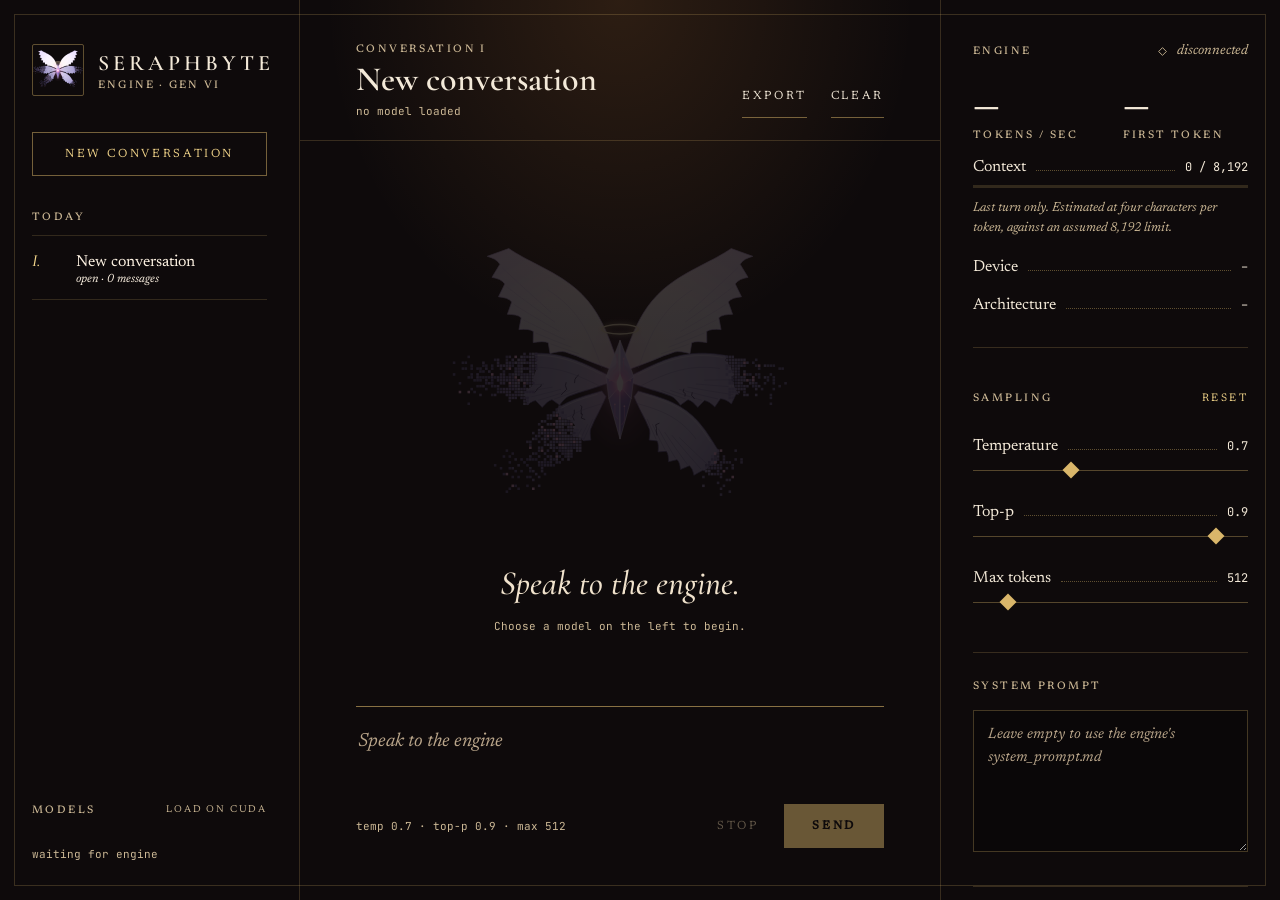
<file: ui/index.html>
<!doctype html>
<html lang="en">
<head>
<meta charset="utf-8">
<meta name="viewport" content="width=device-width, initial-scale=1">
<title>SeraphByte</title>
<link rel="icon" href="logo.svg" type="image/svg+xml">
<link rel="stylesheet" href="theme.css">
<script src="vendor/marked.min.js" defer></script>
<script src="vendor/purify.min.js" defer></script>
<script src="app.js" defer></script>
</head>
<body>
<div class="frame" aria-hidden="true"></div>

<div class="app">

  <!-- Index -->
  <aside class="index" aria-label="Conversations">
    <div class="brand">
      <img class="brand-mark" src="logo.svg" alt="SeraphByte logo" width="52" height="52">
      <div class="brand-text">
        <span class="brand-name">Seraphbyte</span>
        <span class="label">Engine · Gen VI</span>
      </div>
    </div>

    <button type="button" class="btn-outline" id="new-chat">New conversation</button>

    <nav class="sessions" id="sessions" aria-label="Conversation list"></nav>

    <div class="model-block">
      <div class="model-head">
        <span class="label">Models</span>
        <button type="button" class="btn-mini device-toggle" id="device-toggle" aria-label="Device to load models on">Load on CUDA</button>
      </div>
      <div class="model-list" id="model-list" role="list"></div>
      <span class="mono small muted model-status" id="model-status" role="status">waiting for engine</span>
    </div>
  </aside>

  <!-- Chat -->
  <main class="chat">
    <div class="glow" aria-hidden="true"></div>

    <header class="chat-head">
      <div class="chat-title">
        <span class="label" id="conv-label">Conversation I</span>
        <h1 id="conv-title">New conversation</h1>
        <span class="mono small muted" id="conv-sub">ws://127.0.0.1:8543</span>
      </div>
      <div class="chat-actions">
        <button type="button" class="btn-text" id="export-btn">Export</button>
        <button type="button" class="btn-text" id="clear-btn">Clear</button>
      </div>
    </header>

    <div class="log-wrap">
      <img class="watermark" src="logo.svg" alt="" aria-hidden="true">
      <div class="log" id="log" role="log" aria-label="Conversation" aria-live="off"></div>
      <div class="empty" id="empty">
        <img src="logo.svg" alt="" aria-hidden="true">
        <p>Speak to the engine.</p>
        <span class="mono small muted">Each message is answered on its own. The model does not see earlier turns yet.</span>
      </div>
    </div>

    <form class="composer" id="composer" autocomplete="off">
      <label for="input" class="sr-only">Message SeraphByte</label>
      <textarea id="input" rows="2" placeholder="Speak to the engine"></textarea>
      <div class="composer-row">
        <span class="mono small muted" id="param-line">temp 0.7 · top-p 0.9 · max 512</span>
        <div class="composer-buttons">
          <button type="button" class="btn-quiet" id="stop-btn" disabled>Stop</button>
          <button type="submit" class="btn-solid" id="send-btn" disabled>Send</button>
        </div>
      </div>
    </form>
  </main>

  <!-- Engine ledger -->
  <aside class="ledger" aria-label="Engine">
    <section class="ledger-section">
      <div class="ledger-head">
        <h2 class="label">Engine</h2>
        <span class="status" id="status" role="status">
          <svg class="diamond" width="9" height="9" viewBox="0 0 10 10" aria-hidden="true"><path d="M5 .7l4.3 4.3-4.3 4.3-4.3-4.3z"/></svg>
          <span id="status-text">connecting</span>
        </span>
      </div>

      <div class="numerals">
        <div class="numeral">
          <span class="big" id="tps">–</span>
          <span class="label">tokens / sec</span>
        </div>
        <div class="numeral">
          <span class="big"><span id="ttft">–</span><span class="unit"> s</span></span>
          <span class="label">first token</span>
        </div>
      </div>

      <div class="rows">
        <div class="row-bar">
          <div class="row"><span>Context</span><span class="leader"></span><span class="mono" id="ctx-val">0 / 8,192</span></div>
          <div class="bar"><div class="bar-fill" id="ctx-fill"></div></div>
          <span class="note" id="ctx-note">Last turn only. Estimated until the engine reports a count.</span>
        </div>
        <div class="row"><span>Device</span><span class="leader"></span><span class="mono" id="dev-val">–</span></div>
        <div class="row"><span>Architecture</span><span class="leader"></span><span class="mono" id="arch-val">–</span></div>
      </div>
    </section>

    <section class="ledger-section ruled">
      <div class="ledger-head">
        <h2 class="label">Sampling</h2>
        <button type="button" class="btn-mini" id="sampling-reset">Reset</button>
      </div>
      <div class="slider">
        <label for="temp" class="row"><span>Temperature</span><span class="leader"></span><span class="mono" id="temp-val">0.7</span></label>
        <input id="temp" type="range" min="0" max="2" step="0.05" value="0.7">
      </div>
      <div class="slider">
        <label for="topp" class="row"><span>Top-p</span><span class="leader"></span><span class="mono" id="topp-val">0.9</span></label>
        <input id="topp" type="range" min="0" max="1" step="0.05" value="0.9">
      </div>
      <div class="slider">
        <label for="maxtok" class="row"><span>Max tokens</span><span class="leader"></span><span class="mono" id="maxtok-val">512</span></label>
        <input id="maxtok" type="range" min="64" max="4096" step="64" value="512">
      </div>
      <p class="note warn-note" id="sampling-warn" hidden></p>
    </section>

    <section class="ledger-section ruled">
      <label for="sysprompt"><h2 class="label">System prompt</h2></label>
      <textarea id="sysprompt" rows="5" placeholder="Leave empty to use the engine's system_prompt.md"></textarea>
    </section>

    <section class="ledger-section ruled">
      <h2 class="label">Pinned</h2>
      <ul class="pins" id="pins"></ul>
    </section>

    <section class="ledger-section ruled">
      <h2 class="label">Lineage</h2>
      <div class="lineage" aria-hidden="true">
        <i style="height:14px"></i><i style="height:22px"></i><i style="height:30px"></i><i style="height:38px"></i><i style="height:46px"></i><i class="now" style="height:64px"></i>
      </div>
      <div class="lineage-labels" aria-hidden="true"><span>I</span><span>II</span><span>III</span><span>IV</span><span>V</span><span class="now">VI</span></div>
      <p class="note">Rust, Candle. Built to carry what came before.</p>
    </section>
  </aside>

</div>
</body>
</html>
</file>
<file: ui/theme.css>
/* SeraphByte — illuminated-manuscript structure, modern restraint. */

/* ── Fonts (bundled, latin subset) ─────────────────────────────── */
@font-face { font-family: 'Cormorant Garamond'; font-style: normal; font-weight: 500; font-display: swap; src: url(fonts/cormorant-garamond-latin-500-normal.woff2) format('woff2'); }
@font-face { font-family: 'Cormorant Garamond'; font-style: normal; font-weight: 600; font-display: swap; src: url(fonts/cormorant-garamond-latin-600-normal.woff2) format('woff2'); }
@font-face { font-family: 'Cormorant Garamond'; font-style: normal; font-weight: 700; font-display: swap; src: url(fonts/cormorant-garamond-latin-700-normal.woff2) format('woff2'); }
@font-face { font-family: 'Cormorant Garamond'; font-style: italic; font-weight: 500; font-display: swap; src: url(fonts/cormorant-garamond-latin-500-italic.woff2) format('woff2'); }
@font-face { font-family: 'Newsreader'; font-style: normal; font-weight: 400; font-display: swap; src: url(fonts/newsreader-latin-400-normal.woff2) format('woff2'); }
@font-face { font-family: 'Newsreader'; font-style: normal; font-weight: 500; font-display: swap; src: url(fonts/newsreader-latin-500-normal.woff2) format('woff2'); }
@font-face { font-family: 'Newsreader'; font-style: italic; font-weight: 400; font-display: swap; src: url(fonts/newsreader-latin-400-italic.woff2) format('woff2'); }
@font-face { font-family: 'JetBrains Mono'; font-style: normal; font-weight: 400; font-display: swap; src: url(fonts/jetbrains-mono-latin-400-normal.woff2) format('woff2'); }
@font-face { font-family: 'JetBrains Mono'; font-style: normal; font-weight: 500; font-display: swap; src: url(fonts/jetbrains-mono-latin-500-normal.woff2) format('woff2'); }

/* ── Tokens ────────────────────────────────────────────────────── */
:root {
  --ground: #0e0a0b;
  --ground-deep: #0a0708;
  --ivory: #f3e9d8;
  --ivory-soft: #f0e2cc;
  --muted: #cdb996;
  --dim: #b9a58a;
  --gold: #d9b66a;
  --gold-bright: #f2d58a;
  --ember: #ff9a4a;
  --danger: #f0a58a;

  --hair: rgba(217, 182, 106, 0.2);
  --hair-mid: rgba(217, 182, 106, 0.28);
  --hair-strong: rgba(217, 182, 106, 0.35);
  --hair-btn: rgba(217, 182, 106, 0.5);

  --serif-display: 'Cormorant Garamond', Garamond, Georgia, serif;
  --serif: 'Newsreader', Georgia, serif;
  --mono: 'JetBrains Mono', ui-monospace, Menlo, Consolas, monospace;

  --frame-inset: 14px;
  --pad: 44px;
  color-scheme: dark;
}

/* ── Base ──────────────────────────────────────────────────────── */
*, *::before, *::after { box-sizing: border-box; }
html, body { height: 100%; }
body {
  margin: 0;
  background: var(--ground);
  color: var(--ivory);
  font-family: var(--serif);
  font-size: 16px;
  -webkit-font-smoothing: antialiased;
}
a { color: var(--gold); }
a:hover { color: var(--gold-bright); }
button { font-family: inherit; cursor: pointer; color: inherit; }
button:disabled { cursor: default; opacity: 0.45; }
:focus-visible { outline: 1px solid var(--gold-bright); outline-offset: 3px; }
textarea:focus-visible { outline: none; }

.sr-only { position: absolute; width: 1px; height: 1px; overflow: hidden; clip: rect(0 0 0 0); white-space: nowrap; }
.label {
  margin: 0;
  font-family: var(--serif);
  font-size: 11px;
  font-weight: 500;
  letter-spacing: 0.22em;
  text-transform: uppercase;
  color: var(--muted);
}
.mono { font-family: var(--mono); }
.small { font-size: 11px; }
.muted { color: var(--muted); }
.note { margin: 0; font-size: 14px; font-style: italic; line-height: 1.5; color: var(--muted); }

* { scrollbar-width: thin; scrollbar-color: rgba(217,182,106,0.3) transparent; }
::-webkit-scrollbar { width: 8px; height: 8px; }
::-webkit-scrollbar-thumb { background: rgba(217,182,106,0.25); }
::-webkit-scrollbar-track { background: transparent; }

/* Thin gold frame inset around the page */
.frame {
  position: fixed;
  inset: var(--frame-inset);
  border: 1px solid rgba(217, 182, 106, 0.22);
  pointer-events: none;
  z-index: 10;
}

/* ── Buttons ───────────────────────────────────────────────────── */
.btn-outline, .btn-text, .btn-quiet, .btn-solid, .btn-mini {
  min-height: 44px;
  border-radius: 0;
  font-size: 12px;
  letter-spacing: 0.22em;
  text-transform: uppercase;
  background: transparent;
}
.btn-outline { border: 1px solid var(--hair-btn); color: var(--gold-bright); padding: 0 18px; }
.btn-outline:hover:not(:disabled) { border-color: var(--gold-bright); background: rgba(217,182,106,0.06); }
.btn-text { border: 0; border-bottom: 1px solid var(--hair-btn); padding: 0; color: var(--ivory); }
.btn-text:hover:not(:disabled) { color: var(--gold-bright); border-bottom-color: var(--gold-bright); }
.btn-quiet { border: 0; padding: 0 4px; color: var(--muted); }
.btn-quiet:hover:not(:disabled) { color: var(--ivory); }
.btn-solid { border: 0; padding: 0 28px; background: var(--gold); color: var(--ground); font-weight: 600; }
.btn-solid:hover:not(:disabled) { background: var(--gold-bright); }
.btn-mini { min-height: 44px; border: 0; padding: 0; font-size: 11px; color: var(--gold-bright); }
.btn-mini:hover { color: var(--ivory); }

/* ── Layout ────────────────────────────────────────────────────── */
.app {
  display: grid;
  grid-template-columns: minmax(260px, 300px) minmax(0, 1fr) minmax(280px, 340px);
  height: 100vh;
  height: 100dvh;
}
.index, .ledger {
  padding: var(--pad) 32px 36px;
  overflow-y: auto;
  display: flex;
  flex-direction: column;
}
.index { border-right: 1px solid var(--hair); gap: 36px; }
.ledger { border-left: 1px solid var(--hair); gap: 34px; }

/* ── Index ─────────────────────────────────────────────────────── */
.brand { display: flex; align-items: center; gap: 14px; }
.brand-mark {
  width: 52px; height: 52px;
  object-fit: cover; object-position: 50% 48%;
  border: 1px solid rgba(217,182,106,0.4);
  border-radius: 2px;
  flex: none;
}
.brand-text { display: flex; flex-direction: column; gap: 4px; }
.brand-name {
  font-family: var(--serif-display);
  font-size: 22px; font-weight: 600;
  letter-spacing: 0.18em; text-transform: uppercase;
}
.brand-text .label { letter-spacing: 0.2em; }

.sessions { display: flex; flex-direction: column; }
.sessions .group-label { padding-bottom: 12px; }
.sessions .group-label + .session { border-top: 1px solid rgba(217,182,106,0.18); }
.sessions .group-label:not(:first-child) { padding-top: 26px; }
.session {
  display: flex; align-items: baseline; gap: 14px;
  width: 100%;
  min-height: 44px;
  padding: 14px 0;
  border: 0;
  border-bottom: 1px solid rgba(217,182,106,0.18);
  background: transparent;
  text-align: left;
  color: var(--muted);
}
.session:hover { color: var(--ivory); }
.session .num {
  flex: 0 0 30px;
  font-family: var(--serif-display);
  font-style: italic; font-size: 17px;
  color: var(--dim);
}
.session .body { display: flex; flex-direction: column; gap: 3px; min-width: 0; }
.session .title { font-size: 16px; overflow: hidden; text-overflow: ellipsis; white-space: nowrap; }
.session .meta { font-size: 12px; font-style: italic; }
.session[aria-current="true"] { color: #fff4e4; }
.session[aria-current="true"] .num { color: var(--gold-bright); }
.sessions .none { font-size: 14px; font-style: italic; color: var(--muted); }

.model-block { margin-top: auto; display: flex; flex-direction: column; gap: 10px; }
.model-head { display: flex; align-items: center; justify-content: space-between; gap: 12px; }
.device-toggle { min-height: 32px; font-size: 10px; letter-spacing: 0.18em; color: var(--muted); }
.device-toggle:hover { color: var(--gold-bright); }
.model-list { display: flex; flex-direction: column; }
.model-entry {
  display: flex; flex-direction: column; gap: 4px;
  width: 100%; min-height: 44px;
  padding: 8px 0;
  border: 0; background: transparent;
  text-align: left;
  color: var(--muted);
}
.model-entry:hover:not(:disabled) { color: var(--ivory); }
.model-entry.loaded { color: var(--ivory); cursor: default; }
.model-name-row { display: flex; align-items: center; gap: 10px; }
.model-name { font-size: 16px; overflow-wrap: anywhere; }
.model-meta { padding-left: 20px; font-family: var(--mono); font-size: 11px; color: var(--dim); }
.model-entry.loaded .model-meta { color: var(--muted); }
.model-entry.loading .model-meta { color: var(--gold-bright); }
.model-status { line-height: 1.6; overflow-wrap: anywhere; }
.model-status:empty { display: none; }
.model-status.warn { color: var(--danger); }
.diamond { flex: none; }
.diamond path { fill: none; stroke: currentColor; }
.diamond.on path { fill: var(--gold); stroke: var(--gold); }
.model-entry.loading .diamond path { stroke: var(--ember); }

/* ── Chat ──────────────────────────────────────────────────────── */
.chat {
  position: relative;
  display: flex; flex-direction: column;
  min-width: 0; min-height: 0;
  overflow: hidden;
}
.glow {
  position: absolute; left: 0; right: 0; top: 0; height: 380px;
  background: radial-gradient(ellipse at 50% 0%, rgba(255,160,70,0.13), transparent 65%);
  pointer-events: none;
}
.chat-head {
  position: relative;
  display: flex; flex-wrap: wrap; align-items: flex-end; justify-content: space-between;
  gap: 16px;
  padding: var(--pad) 56px 22px;
  border-bottom: 1px solid var(--hair);
}
.chat-title { display: flex; flex-direction: column; gap: 6px; min-width: 0; flex: 1 1 320px; }
.chat-title h1 {
  margin: 0;
  font-family: var(--serif-display);
  font-size: 34px; font-weight: 600; line-height: 1.1;
  overflow-wrap: anywhere;
}
.chat-actions { display: flex; align-items: center; gap: 24px; }

.log-wrap { position: relative; flex: 1; min-height: 0; display: flex; }
.watermark {
  position: absolute; left: 50%; top: 46%;
  width: 760px; max-width: 120%;
  transform: translate(-50%, -50%);
  opacity: 0.06;
  pointer-events: none;
}
.log {
  position: relative;
  flex: 1;
  overflow-y: auto;
  padding: 48px 56px 32px;
}
.log > * { max-width: 688px; margin-left: auto; margin-right: auto; }

.empty {
  position: absolute; inset: 0;
  display: none;
  flex-direction: column; align-items: center; justify-content: center;
  gap: 14px;
  padding: 24px;
  text-align: center;
  pointer-events: none;
}
.empty img { width: min(440px, 80%); opacity: 0.16; }
.empty p {
  margin: 0;
  font-family: var(--serif-display);
  font-size: 34px; font-style: italic; font-weight: 500;
  color: var(--ivory-soft);
}
.empty .mono { max-width: 36ch; line-height: 1.6; }
.chat.is-empty .empty { display: flex; }
.chat.is-empty .watermark { display: none; }

/* Turns */
.msg { display: flex; flex-direction: column; gap: 10px; }
.msg.assistant { gap: 16px; }
.msg .who { font-size: 11px; letter-spacing: 0.22em; text-transform: uppercase; color: var(--muted); }
.msg.assistant .who { color: var(--gold); }
.msg.user .text {
  margin: 0;
  font-size: 19px; line-height: 1.65;
  font-style: italic;
  color: var(--ivory-soft);
  white-space: pre-wrap;
  overflow-wrap: anywhere;
}
.divider { display: flex; align-items: center; gap: 14px; margin-top: 36px; margin-bottom: 36px; }
.divider::before, .divider::after { content: ""; flex: 1; height: 1px; background: rgba(217,182,106,0.25); }
.divider svg path { fill: var(--gold); }

.msg-foot { display: flex; flex-wrap: wrap; align-items: center; gap: 4px 22px; }
.msg-foot .stats { font-family: var(--mono); font-size: 11px; color: var(--muted); margin-right: auto; }
.msg-foot .stats.warn { color: var(--danger); }

/* Markdown body */
.md { font-size: 19px; line-height: 1.7; overflow-wrap: anywhere; }
.md > :first-child { margin-top: 0; }
.md > :last-child { margin-bottom: 0; }
.md p, .md ul, .md ol, .md blockquote, .md table, .md .codeblock { margin: 0 0 16px; }
.md h1, .md h2, .md h3, .md h4 {
  font-family: var(--serif-display);
  font-weight: 600; line-height: 1.2;
  margin: 28px 0 12px;
}
.md h1 { font-size: 30px; } .md h2 { font-size: 26px; } .md h3 { font-size: 22px; } .md h4 { font-size: 19px; }
.md ul, .md ol { padding-left: 26px; }
.md li + li { margin-top: 8px; }
.md li::marker { color: var(--gold); font-family: var(--serif-display); font-style: italic; }
.md strong { font-weight: 500; color: #fff4e4; }
.md em { font-style: italic; }
.md blockquote { padding-left: 18px; border-left: 1px solid var(--hair-strong); color: var(--muted); font-style: italic; }
.md hr { border: 0; height: 1px; background: rgba(217,182,106,0.25); margin: 24px 0; }
.md code { font-family: var(--mono); font-size: 15px; color: var(--gold-bright); }
.md table { border-collapse: collapse; display: block; overflow-x: auto; font-size: 16px; }
.md th, .md td { border-bottom: 1px solid var(--hair); padding: 8px 14px 8px 0; text-align: left; }
.md th { font-size: 11px; font-weight: 500; letter-spacing: 0.22em; text-transform: uppercase; color: var(--muted); }

.codeblock { border: 1px solid var(--hair-mid); background: var(--ground-deep); }
.codeblock-head {
  display: flex; align-items: center; justify-content: space-between;
  padding: 0 16px;
  border-bottom: 1px solid var(--hair);
}
.codeblock pre {
  margin: 0;
  padding: 16px 18px;
  overflow-x: auto;
  font-family: var(--mono); font-size: 13px; line-height: 1.7;
}
.codeblock pre code { font-size: inherit; color: var(--ivory); }

@keyframes sb-blink { 0%, 49% { opacity: 1; } 50%, 100% { opacity: 0; } }
.cursor {
  display: inline-block;
  width: 2px; height: 20px;
  background: var(--gold-bright);
  vertical-align: -3px; margin-left: 3px;
  animation: sb-blink 1s steps(1) infinite;
}
.waiting { font-size: 16px; font-style: italic; color: var(--muted); }

/* Composer */
.composer {
  position: relative;
  padding: 0 56px 52px;
  max-width: 800px; width: 100%;
  margin: 0 auto;
}
.composer::before { content: ""; display: block; height: 1px; background: var(--hair-strong); margin-bottom: 18px; }
.composer textarea {
  width: 100%;
  resize: none;
  border: 0; outline: none;
  background: transparent;
  color: var(--ivory);
  font-family: var(--serif); font-size: 19px; line-height: 1.55;
  max-height: 40vh;
}
.composer textarea::placeholder { color: var(--dim); font-style: italic; }
.composer:focus-within::before { background: rgba(217,182,106,0.6); }
.composer-row { display: flex; flex-wrap: wrap; align-items: center; justify-content: space-between; gap: 12px; margin-top: 12px; }
.composer-buttons { display: flex; align-items: center; gap: 22px; }

/* ── Ledger ────────────────────────────────────────────────────── */
.ledger-section { display: flex; flex-direction: column; gap: 18px; }
.ledger-section.ruled { padding-top: 28px; border-top: 1px solid var(--hair); }
.ledger-head { display: flex; align-items: center; justify-content: space-between; }
.status { display: inline-flex; align-items: center; gap: 10px; font-size: 14px; font-style: italic; color: var(--muted); }
.status.on { color: var(--ivory); }
.status.on .diamond path { fill: var(--gold-bright); stroke: var(--gold-bright); }
.status.busy .diamond path { fill: var(--ember); stroke: var(--ember); }

.numerals { display: grid; grid-template-columns: repeat(2, minmax(0, 1fr)); gap: 24px; }
.numeral { display: flex; flex-direction: column; gap: 2px; }
.numeral .big { font-family: var(--serif-display); font-size: 52px; font-weight: 500; line-height: 1; font-variant-numeric: lining-nums; }
.numeral .unit { font-size: 24px; color: var(--muted); }

.rows { display: flex; flex-direction: column; gap: 22px; }
.row-bar { display: flex; flex-direction: column; gap: 10px; }
.row { display: flex; align-items: baseline; gap: 10px; font-size: 16px; }
.row > :first-child { white-space: nowrap; }
.row .leader { flex: 1; min-width: 12px; border-bottom: 1px dotted rgba(217,182,106,0.4); }
.row .mono { font-size: 12px; text-align: right; overflow-wrap: anywhere; }
.bar { height: 3px; background: rgba(217,182,106,0.18); }
.bar-fill { width: 0; height: 100%; background: #e6d3b0; transition: width 0.3s ease; }
.bar-fill.high { background: linear-gradient(90deg, var(--gold-bright), var(--ember)); }
.row-bar .note { font-size: 13px; }
.warn-note { font-size: 13px; color: var(--danger); }

.slider { display: flex; flex-direction: column; }
.slider input[type=range] {
  -webkit-appearance: none; appearance: none;
  width: 100%; height: 32px;
  margin: 0;
  background: transparent;
  cursor: pointer;
}
.slider input[type=range]::-webkit-slider-runnable-track { height: 1px; background: var(--hair-strong); }
.slider input[type=range]::-moz-range-track { height: 1px; background: var(--hair-strong); }
.slider input[type=range]::-moz-range-progress { height: 1px; background: var(--gold); }
.slider input[type=range]::-webkit-slider-thumb {
  -webkit-appearance: none;
  width: 12px; height: 12px; margin-top: -5.5px;
  background: var(--gold); border: 0; border-radius: 0;
  transform: rotate(45deg);
}
.slider input[type=range]::-moz-range-thumb {
  width: 11px; height: 11px;
  background: var(--gold); border: 0; border-radius: 0;
  transform: rotate(45deg);
}
.slider input[type=range]:focus-visible { outline: none; }
.slider input[type=range]:focus-visible::-webkit-slider-thumb { box-shadow: 0 0 0 3px var(--ground), 0 0 0 4px var(--gold-bright); }
.slider input[type=range]:focus-visible::-moz-range-thumb { box-shadow: 0 0 0 3px var(--ground), 0 0 0 4px var(--gold-bright); }

#sysprompt {
  width: 100%;
  resize: vertical;
  min-height: 110px;
  padding: 12px 14px;
  border: 1px solid var(--hair-mid);
  border-radius: 0;
  background: var(--ground-deep);
  color: var(--ivory);
  font-family: var(--serif); font-size: 15px; line-height: 1.55;
}
#sysprompt:focus { border-color: rgba(217,182,106,0.6); }
#sysprompt::placeholder { color: var(--dim); font-style: italic; }

.pins { list-style: none; margin: 0; padding: 0; display: flex; flex-direction: column; }
.pins li {
  display: flex; align-items: center; gap: 12px;
  border-top: 1px solid rgba(217,182,106,0.18);
  font-size: 14px; line-height: 1.5;
}
.pins li:last-child { border-bottom: 1px solid rgba(217,182,106,0.18); }
.pins .pin-text { flex: 1; padding: 10px 0; overflow-wrap: anywhere; }
.pins .btn-mini { flex: none; width: 44px; color: var(--muted); }
.pins .btn-mini:hover { color: var(--gold-bright); }
.pins .none { border: 0; padding: 0; font-style: italic; color: var(--muted); }

.lineage { display: flex; align-items: flex-end; justify-content: space-between; height: 64px; padding: 0 6px; }
.lineage i { display: block; width: 2px; }
.lineage i:nth-child(1) { background: #6b5a44; }
.lineage i:nth-child(2) { background: #85715a; }
.lineage i:nth-child(3) { background: #a08b70; }
.lineage i:nth-child(4) { background: #bba58c; }
.lineage i:nth-child(5) { background: #d6c2a8; }
.lineage i.now { width: 3px; background: linear-gradient(0deg, var(--ember), var(--gold-bright) 60%, #fff3c8); box-shadow: 0 0 16px rgba(255,170,80,0.5); }
.lineage-labels { display: flex; justify-content: space-between; padding: 0 2px; font-family: var(--serif-display); font-style: italic; font-size: 15px; color: var(--muted); }
.lineage-labels .now { color: var(--gold-bright); }

/* ── Responsive ────────────────────────────────────────────────── */
@media (max-width: 1180px) {
  .app { grid-template-columns: minmax(240px, 280px) minmax(0, 1fr); }
  .ledger { grid-column: 1 / -1; border-left: 0; border-top: 1px solid var(--hair); overflow: visible; }
  .app { height: auto; min-height: 100dvh; }
  .chat { height: 100dvh; }
  .index { height: 100dvh; position: sticky; top: 0; }
}

@media (max-width: 820px) {
  :root { --frame-inset: 8px; --pad: 32px; }
  .app { display: flex; flex-direction: column; }
  .index { height: auto; position: static; border-right: 0; border-bottom: 1px solid var(--hair); padding: var(--pad) 24px 28px; gap: 24px; overflow: visible; }
  .model-block { margin-top: 0; }
  .chat { height: auto; min-height: 90dvh; overflow: visible; }
  .chat-head { padding: 28px 24px 18px; }
  .chat-title h1 { font-size: 28px; }
  .log-wrap { min-height: 50dvh; }
  .log { padding: 32px 24px 24px; overflow: visible; }
  .watermark { width: 120%; }
  .composer {
    position: sticky; bottom: 0;
    padding: 0 24px 24px;
    background: linear-gradient(to bottom, rgba(14,10,11,0.85), var(--ground) 30%);
    z-index: 5;
  }
  .composer::before { margin-bottom: 14px; }
  .ledger { padding: var(--pad) 24px 36px; }
  .md, .msg.user .text, .composer textarea { font-size: 18px; }
  .numeral .big { font-size: 44px; }
}

@media (prefers-reduced-motion: reduce) {
  .cursor { animation: none; }
  .bar-fill { transition: none; }
}

/* Reasoning (<think>) block */
.think { border-left: 1px solid var(--hair-strong); padding-left: 16px; }
.think summary { min-height: 32px; display: flex; align-items: center; gap: 10px; cursor: pointer; list-style: none; }
.think summary::-webkit-details-marker { display: none; }
.think summary::before { content: ""; width: 6px; height: 6px; border: 1px solid var(--gold); transform: rotate(45deg); transition: background 0.2s; }
.think[open] summary::before { background: var(--gold); }
.think summary:hover .label { color: var(--ivory); }
.think-body {
  max-height: 320px; overflow-y: auto;
  padding: 6px 0 4px;
  font-size: 16px; line-height: 1.65; font-style: italic;
  color: var(--muted);
  white-space: pre-wrap; overflow-wrap: anywhere;
}
</file>
